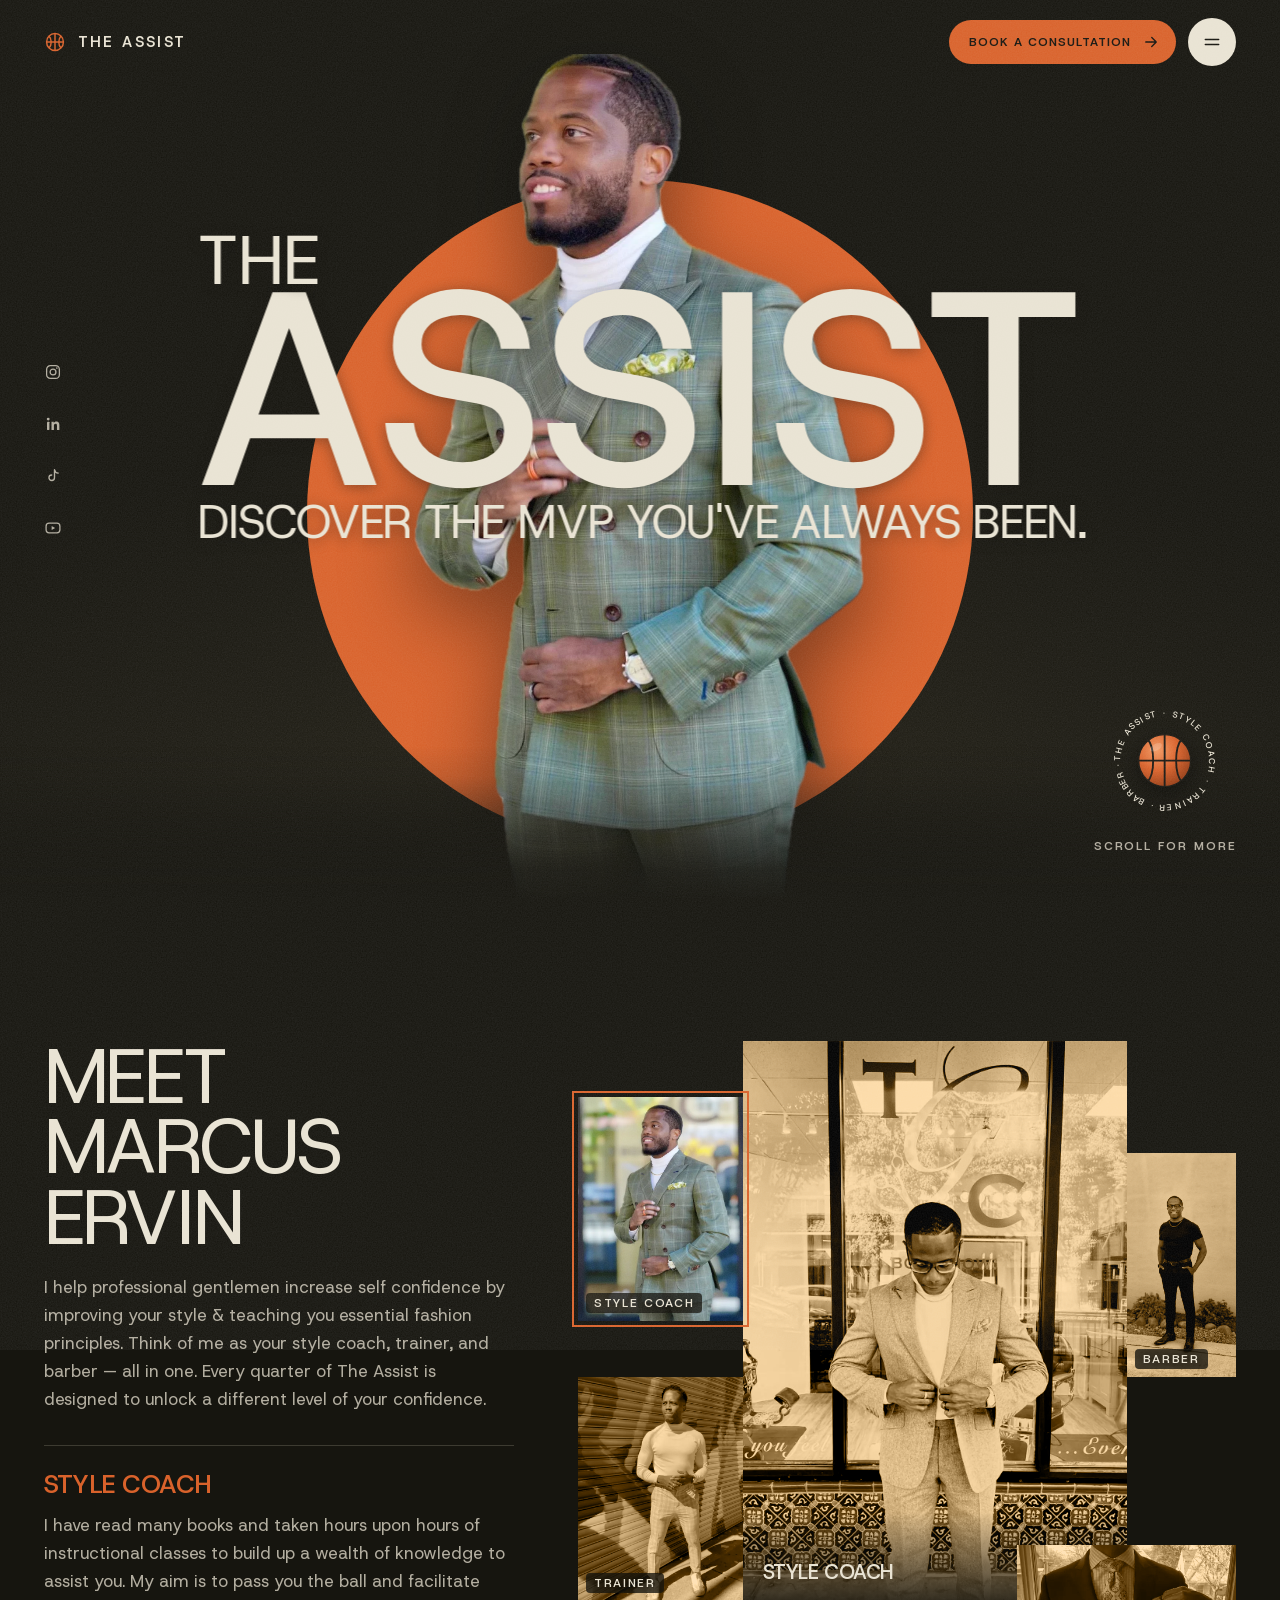
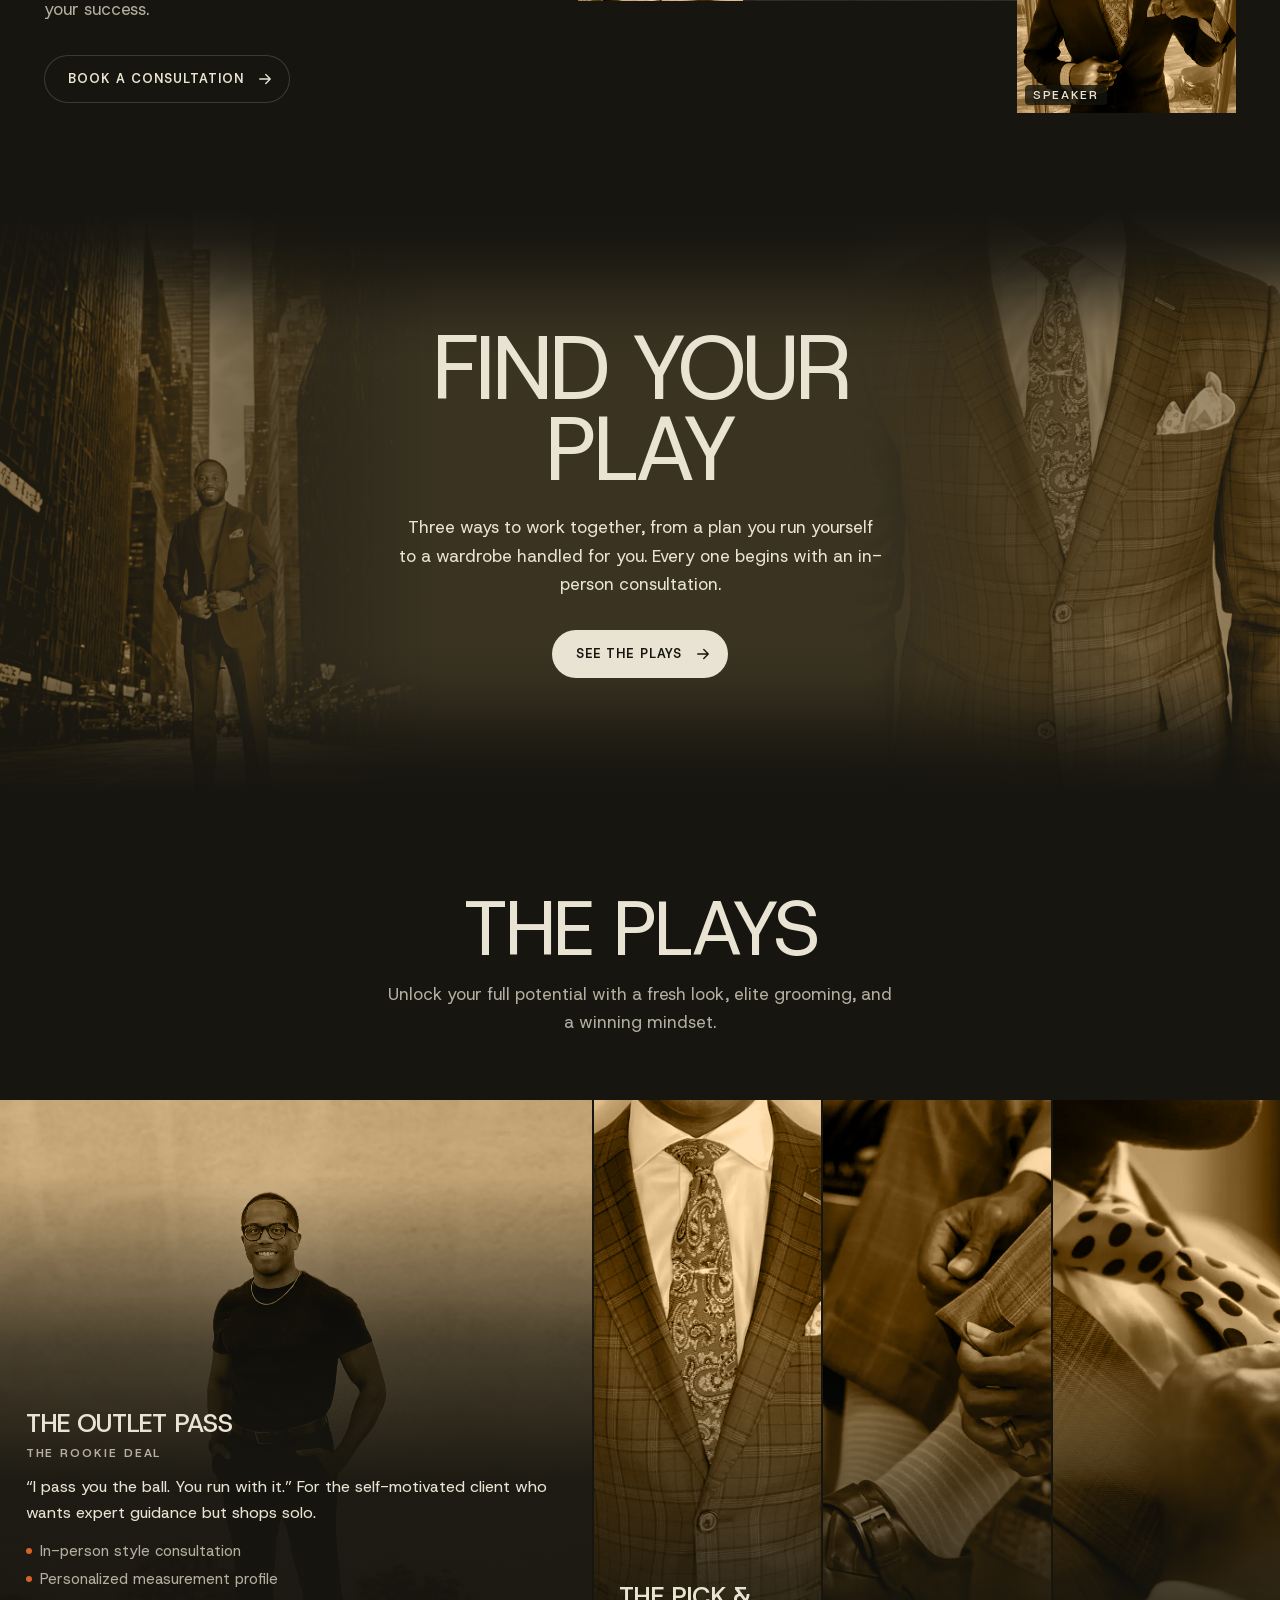
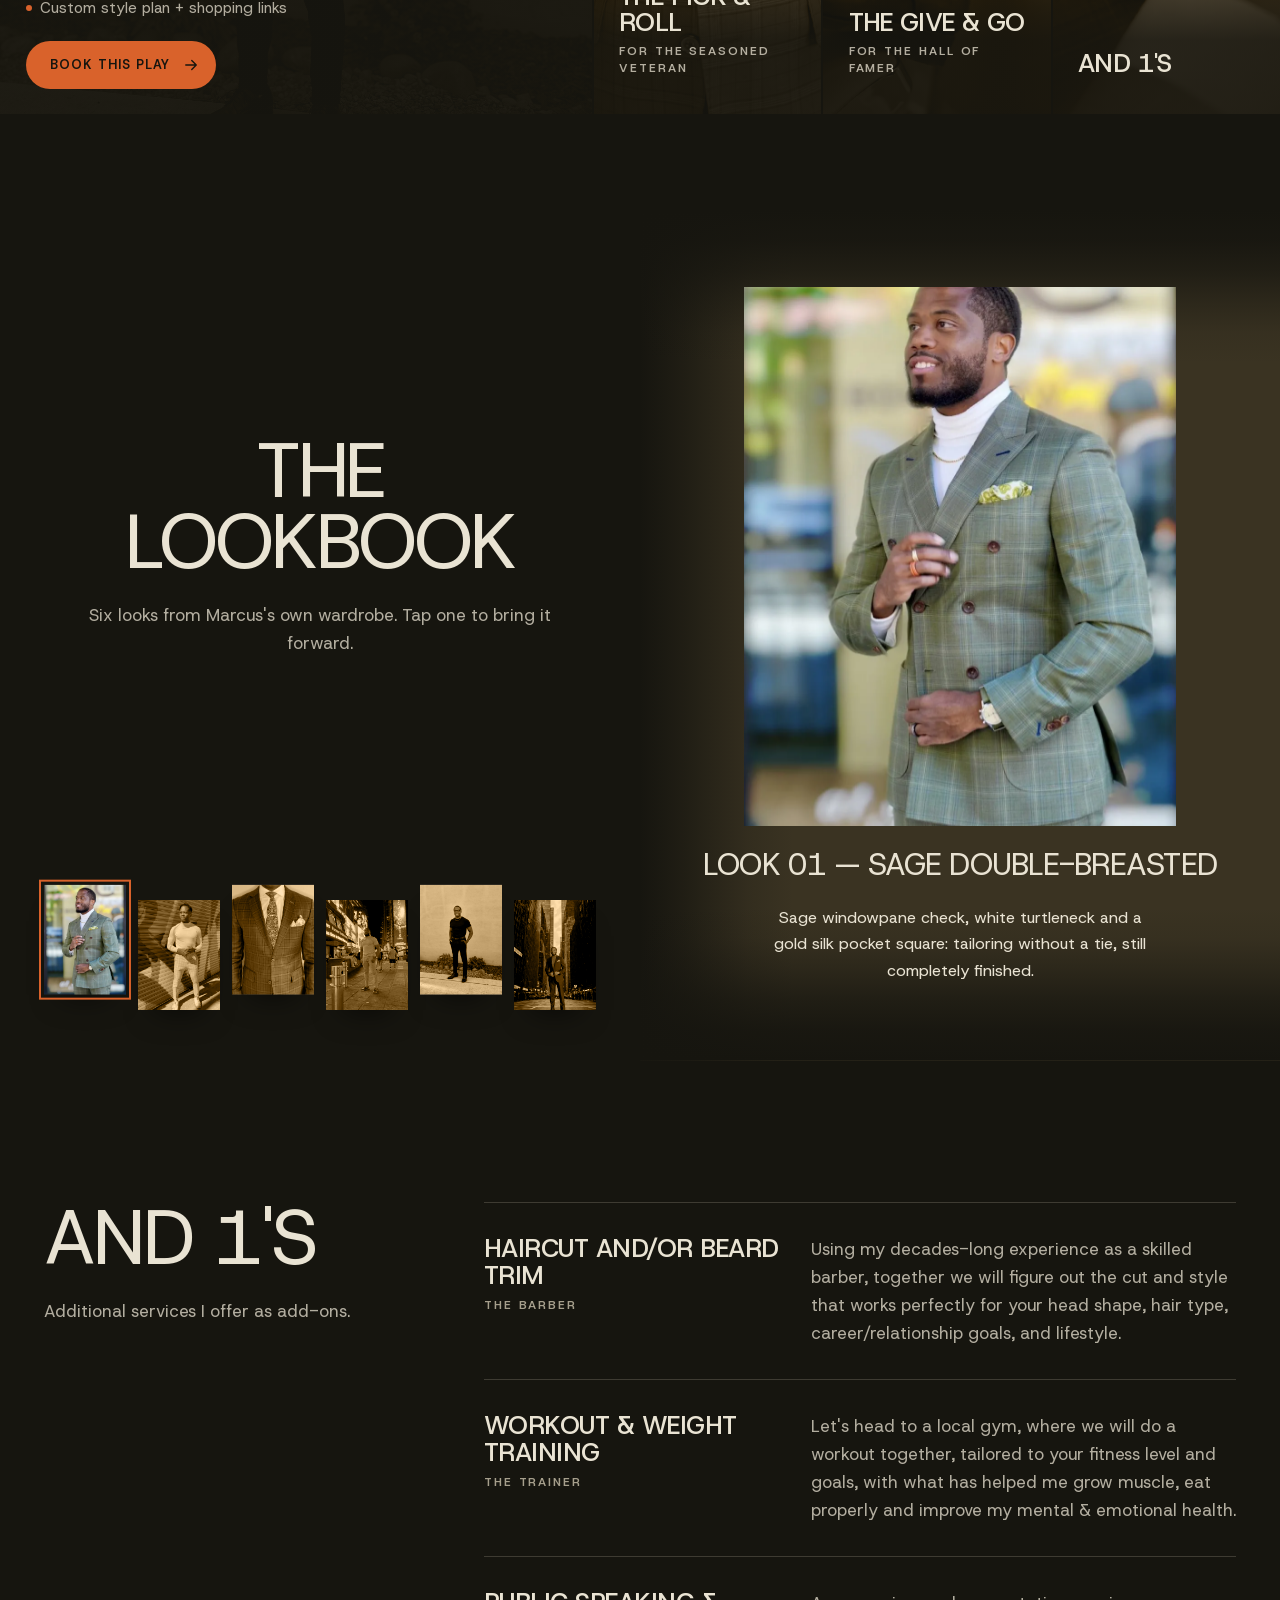
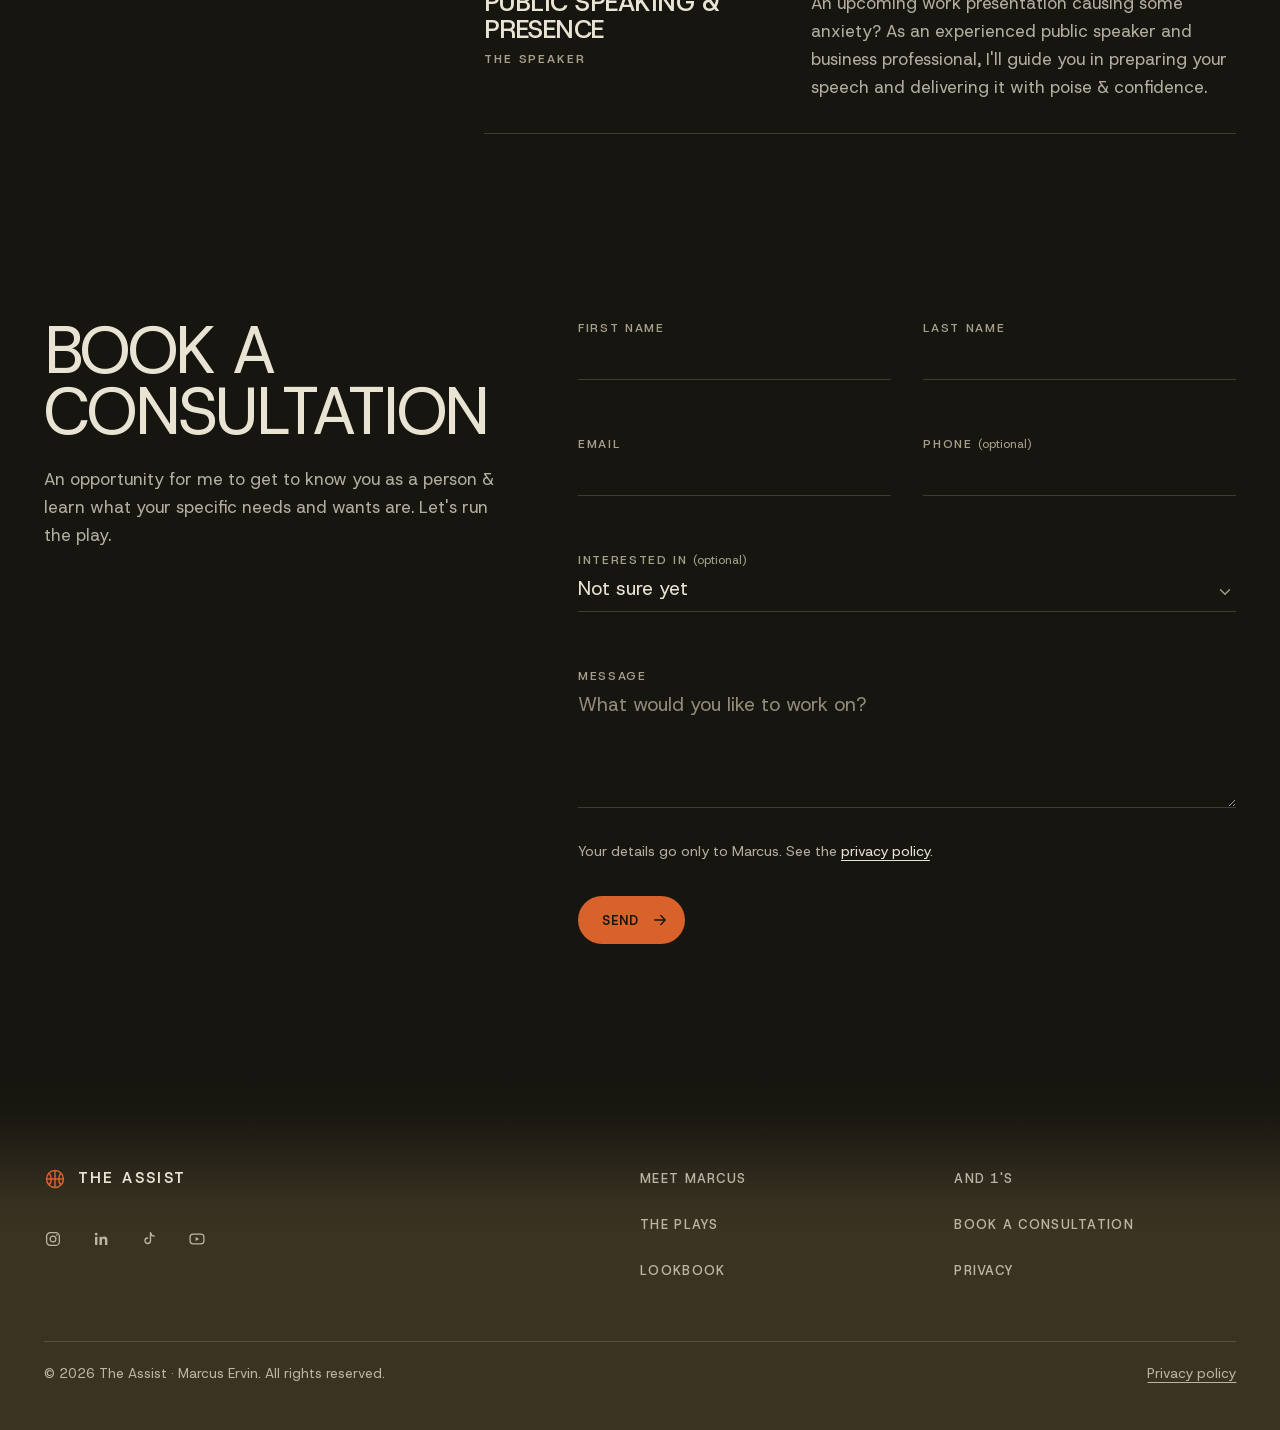
<file: index.html>
<!doctype html>
<html lang="en">
<head>
<meta charset="utf-8">
<meta name="viewport" content="width=device-width, initial-scale=1">
<title>The Assist — Personal Styling for Professional Men | Marcus Ervin</title>
<meta name="description" content="Marcus Ervin helps professional gentlemen increase self-confidence by improving their style and teaching essential fashion principles. Style coach, trainer and barber, all in one. Book a consultation.">
<link rel="canonical" href="https://getsumactright.github.io/the-assist/">
<meta name="theme-color" content="#16150f">
<meta property="og:type" content="website">
<meta property="og:site_name" content="The Assist">
<meta property="og:title" content="The Assist — Discover the MVP you've always been">
<meta property="og:description" content="Personal styling for professional men with Marcus Ervin: style coach, trainer and barber, all in one.">
<meta property="og:url" content="https://getsumactright.github.io/the-assist/">
<meta property="og:image" content="https://getsumactright.github.io/the-assist/assets/img/og.jpg">
<meta property="og:image:width" content="1200">
<meta property="og:image:height" content="630">
<meta property="og:image:alt" content="Marcus Ervin in a sage suit in front of the words THE ASSIST">
<meta name="twitter:card" content="summary_large_image">
<link rel="icon" href="favicon.svg" type="image/svg+xml">
<link rel="apple-touch-icon" href="apple-touch-icon.png">
<link rel="preload" href="assets/fonts/host-grotesk-latin.woff2" as="font" type="font/woff2" crossorigin>
<link rel="preload" href="assets/img/marcus-sage-cutout.webp" as="image" fetchpriority="high">
<link rel="stylesheet" href="assets/css/site.css">
<script type="application/ld+json">
{
  "@context": "https://schema.org",
  "@type": "ProfessionalService",
  "name": "The Assist",
  "description": "Personal styling and image consulting for professional men. Marcus Ervin helps professional gentlemen increase self-confidence by improving their style and teaching essential fashion principles.",
  "url": "https://getsumactright.github.io/the-assist/",
  "image": "https://getsumactright.github.io/the-assist/assets/img/og.jpg",
  "founder": {"@type": "Person", "name": "Marcus Ervin", "jobTitle": "Style coach, trainer and barber"},
  "sameAs": ["https://www.instagram.com/themarcuservin","https://www.linkedin.com/in/marcuservin/","https://www.tiktok.com/@themarcuservin","https://www.youtube.com/@TheMarcusErvin"],
  "hasOfferCatalog": {"@type": "OfferCatalog", "name": "Styling packages", "itemListElement": [
    {"@type": "Offer", "itemOffered": {"@type": "Service", "name": "The Outlet Pass", "description": "In-person style consultation, personalized measurement profile, custom style plan and shopping links."}},
    {"@type": "Offer", "itemOffered": {"@type": "Service", "name": "The Pick & Roll", "description": "In-person consultation, full measurement profile, bespoke color analysis, live shopping sessions and style education."}},
    {"@type": "Offer", "itemOffered": {"@type": "Service", "name": "The Give & Go", "description": "Full wardrobe plan curated and delivered, with alterations, fittings, lookbooks, dry cleaning, shoe care and multiple 1-on-1 sessions."}}
  ]}
}
</script>
</head>
<body>

<a class="skip" href="#main">Skip to content</a>

<svg width="0" height="0" style="position:absolute" aria-hidden="true">
  <symbol id="i-arrow" viewBox="0 0 24 24"><path d="M5 12h13M13 6l6 6-6 6" fill="none" stroke="currentColor" stroke-width="1.8" stroke-linecap="round" stroke-linejoin="round"/></symbol>
  <symbol id="i-left" viewBox="0 0 24 24"><path d="M19 12H6M11 6l-6 6 6 6" fill="none" stroke="currentColor" stroke-width="1.8" stroke-linecap="round" stroke-linejoin="round"/></symbol>
  <symbol id="i-ball" viewBox="0 0 24 24"><g fill="none" stroke="currentColor" stroke-width="1.6"><circle cx="12" cy="12" r="9.2"/><path d="M2.8 12h18.4M12 2.8v18.4M5.5 5.4c3.2 3.6 3.2 9.6 0 13.2M18.5 5.4c-3.2 3.6-3.2 9.6 0 13.2"/></g></symbol>
  <symbol id="i-ig" viewBox="0 0 24 24"><g fill="none" stroke="currentColor" stroke-width="1.7"><rect x="3.5" y="3.5" width="17" height="17" rx="5"/><circle cx="12" cy="12" r="3.9"/></g><circle cx="17.2" cy="6.8" r="1.1" fill="currentColor"/></symbol>
  <symbol id="i-in" viewBox="0 0 24 24"><g fill="currentColor"><rect x="4" y="9" width="3.2" height="11" rx=".6"/><circle cx="5.6" cy="5.4" r="1.9"/><path d="M10 9h3v1.6c.6-1 1.8-1.9 3.7-1.9 2.6 0 3.8 1.6 3.8 4.6V20h-3.2v-6c0-1.6-.6-2.5-1.9-2.5-1.4 0-2.2 1-2.2 2.6V20H10z"/></g></symbol>
  <symbol id="i-tt" viewBox="0 0 24 24"><path d="M14 3.5v10.8a3.7 3.7 0 1 1-3.7-3.7M14 3.5c.4 2.6 2.2 4.4 5 4.6" fill="none" stroke="currentColor" stroke-width="1.8" stroke-linecap="round" stroke-linejoin="round"/></symbol>
  <symbol id="i-yt" viewBox="0 0 24 24"><rect x="2.8" y="5.6" width="18.4" height="12.8" rx="4" fill="none" stroke="currentColor" stroke-width="1.7"/><path d="M10.2 9.4v5.2l4.6-2.6z" fill="currentColor"/></symbol>
  <symbol id="i-menu" viewBox="0 0 24 24"><path d="M4 9h16M4 15h16" fill="none" stroke="currentColor" stroke-width="1.8" stroke-linecap="round"/></symbol>
  <symbol id="i-x" viewBox="0 0 24 24"><path d="M6 6l12 12M18 6L6 18" fill="none" stroke="currentColor" stroke-width="1.8" stroke-linecap="round"/></symbol>
</svg>

<header class="top">
  <div class="wrap top__row">
    <a class="brand" href="#main"><svg aria-hidden="true"><use href="#i-ball"/></svg>The Assist</a>
    <div class="top__right">
      <a class="pill" href="#consultation">Book a consultation<svg aria-hidden="true"><use href="#i-arrow"/></svg></a>
      <button class="burger" type="button" data-nav-toggle aria-controls="menu" aria-expanded="false" aria-label="Open menu"><svg aria-hidden="true"><use href="#i-menu"/></svg></button>
    </div>
  </div>
</header>

<div class="menu" id="menu" role="dialog" aria-modal="true" aria-label="Menu" hidden>
  <button class="burger menu__close" type="button" data-menu-close aria-label="Close menu"><svg aria-hidden="true"><use href="#i-x"/></svg></button>
  <nav aria-label="Main">
    <a href="#meet">Meet Marcus</a>
    <a href="#plays">The plays</a>
    <a href="#lookbook">Lookbook</a>
    <a href="#and-ones">And 1's</a>
    <a href="#consultation">Book a consultation</a>
  </nav>
  <aside class="tone" aria-hidden="true"><img src="assets/img/city-800.webp" width="1200" height="1600" alt="" loading="lazy"></aside>
  <div class="menu__foot"><span class="label">Style coach · Trainer · Barber</span></div>
</div>

<main id="main">
  <section class="hero" aria-labelledby="hero-title">
    <div class="hero__stage">
      <div class="hero__disc" aria-hidden="true"></div>
      <h1 class="hero__type" id="hero-title" aria-label="The Assist: discover the MVP you've always been">
        <span class="t-b" aria-hidden="true">Assist<span class="t-a">The</span><span class="t-c">Discover the MVP you've always been.</span></span>
      </h1>
      <img class="hero__marcus" src="assets/img/marcus-sage-cutout.webp" decoding="async" width="744" height="1351" alt="Marcus Ervin in a sage double-breasted check suit and white turtleneck" fetchpriority="high">
      <ul class="hero__social" aria-label="Follow Marcus">
        <li><a href="https://www.instagram.com/themarcuservin" rel="noopener" target="_blank" aria-label="Instagram"><svg aria-hidden="true"><use href="#i-ig"/></svg></a></li>
        <li><a href="https://www.linkedin.com/in/marcuservin/" rel="noopener" target="_blank" aria-label="LinkedIn"><svg aria-hidden="true"><use href="#i-in"/></svg></a></li>
        <li><a href="https://www.tiktok.com/@themarcuservin" rel="noopener" target="_blank" aria-label="TikTok"><svg aria-hidden="true"><use href="#i-tt"/></svg></a></li>
        <li><a href="https://www.youtube.com/@TheMarcusErvin" rel="noopener" target="_blank" aria-label="YouTube"><svg aria-hidden="true"><use href="#i-yt"/></svg></a></li>
      </ul>
    </div>
    <a class="badge" href="#meet" aria-label="Scroll to meet Marcus">
      <span class="badge__ring" aria-hidden="true">
        <svg class="ring" viewBox="0 0 120 120"><defs><path id="ring" d="M60 60m-46 0a46 46 0 1 1 92 0a46 46 0 1 1-92 0"/></defs><text><textPath href="#ring" textLength="286" lengthAdjust="spacing">The Assist · Style coach · Trainer · Barber ·</textPath></text></svg>
        <span class="badge__core"><svg viewBox="0 0 100 100" focusable="false"><defs><radialGradient id="ball-shade" cx="36%" cy="30%" r="78%"><stop offset="0" stop-color="#f39a63"/><stop offset=".5" stop-color="#d9622b"/><stop offset="1" stop-color="#8f3a14"/></radialGradient><clipPath id="ball-clip"><circle cx="50" cy="50" r="47"/></clipPath></defs><circle cx="50" cy="50" r="47" fill="url(#ball-shade)"/><g clip-path="url(#ball-clip)"><g class="ball-seams" fill="none" stroke="#1c1a14" stroke-width="3.4" stroke-linecap="round"><path d="M-10 50h120M50 -10v120"/><path d="M18 10c15 15 15 65 0 80M82 10c-15 15-15 65 0 80"/></g></g><circle cx="50" cy="50" r="47" fill="none" stroke="#1c1a14" stroke-width="2.4"/><ellipse cx="34" cy="26" rx="12" ry="6" fill="#fff" opacity=".18" transform="rotate(-28 34 26)"/></svg></span>
      </span>
      <span class="label">Scroll for more</span>
    </a>
  </section>

  <section class="sec" id="meet" aria-labelledby="meet-title">
    <div class="wrap meet">
      <div class="meet__copy">
        <h2 class="h2" id="meet-title">Meet<br>Marcus Ervin</h2>
        <p class="lead">I help professional gentlemen increase self confidence by improving your style &amp; teaching you essential fashion principles. Think of me as your style coach, trainer, and barber — all in one. Every quarter of The Assist is designed to unlock a different level of your confidence.</p>
        <div class="meet__role" aria-live="polite">
          <strong data-role="name">Style coach</strong>
          <p data-role="text">I have read many books and taken hours upon hours of instructional classes to build up a wealth of knowledge to assist you. My aim is to pass you the ball and facilitate your success.</p>
        </div>
        <a class="pill pill--ghost" href="#consultation" style="align-self:flex-start">Book a consultation<svg aria-hidden="true"><use href="#i-arrow"/></svg></a>
      </div>
      <div class="collage">
        <figure class="collage__main tone" style="margin:0">
          <img data-role="img" src="assets/img/cream-bw-1600.webp" width="1440" height="1440" alt="Marcus Ervin in a cream jacket in front of a shop window" loading="lazy">
          <figcaption data-role="cap">Style coach</figcaption>
        </figure>
        <div class="collage__thumbs" role="group" aria-label="Marcus's roles">
          <button class="thumb th-1 tone" type="button" aria-pressed="true" data-role-i="0"><img src="assets/img/sage-800.webp" width="569" height="800" alt="" loading="lazy"><span>Style coach</span></button>
          <button class="thumb th-2 tone" type="button" aria-pressed="false" data-role-i="1"><img src="assets/img/yellow-wall-800.webp" width="576" height="800" alt="" loading="lazy"><span>Trainer</span></button>
          <button class="thumb th-3 tone" type="button" aria-pressed="false" data-role-i="2"><img src="assets/img/sky-wall-800.webp" width="600" height="800" alt="" loading="lazy"><span>Barber</span></button>
          <button class="thumb th-4 tone" type="button" aria-pressed="false" data-role-i="3"><img src="assets/img/black-suit-800.webp" width="800" height="581" alt="" loading="lazy" style="object-position:40% 30%"><span>Speaker</span></button>
        </div>
      </div>
    </div>
  </section>

  <section class="band" aria-labelledby="band-title">
    <div class="band__img band__img--l tone" aria-hidden="true"><img src="assets/img/city-1600.webp" width="1200" height="1600" alt="" loading="lazy"></div>
    <div class="band__img band__img--r tone" aria-hidden="true"><img src="assets/img/blue-check-1600.webp" width="1600" height="1325" alt="" loading="lazy"></div>
    <div class="wrap">
      <h2 id="band-title">Find your<br>play</h2>
      <p>Three ways to work together, from a plan you run yourself to a wardrobe handled for you. Every one begins with an in-person consultation.</p>
      <a class="pill pill--bone" href="#plays">See the plays<svg aria-hidden="true"><use href="#i-arrow"/></svg></a>
    </div>
  </section>

  <section class="sec" id="plays" aria-labelledby="plays-title">
    <div class="wrap plays__head">
      <h2 class="h2" id="plays-title">The plays</h2>
      <p class="lead">Unlock your full potential with a fresh look, elite grooming, and a winning mindset.</p>
    </div>
    <div class="panels" data-panels>
      <article class="panel tone is-open">
        <button class="panel-tab" type="button" aria-expanded="true" aria-controls="p1"><span class="sr" style="position:absolute;left:-9999px">Show The Outlet Pass</span></button>
        <img src="assets/img/sky-wall-1600.webp" width="1200" height="1600" alt="" loading="lazy" style="object-position:60% 30%">
        <div class="panel__body">
          <h3>The Outlet Pass</h3>
          <span class="label tier">The Rookie Deal</span>
          <div class="panel__more" id="p1"><div>
            <p>“I pass you the ball. You run with it.” For the self-motivated client who wants expert guidance but shops solo.</p>
            <ul><li>In-person style consultation</li><li>Personalized measurement profile</li><li>Custom style plan + shopping links</li></ul>
            <a class="pill" href="#consultation" data-play="The Outlet Pass">Book this play<svg aria-hidden="true"><use href="#i-arrow"/></svg></a>
          </div></div>
        </div>
      </article>
      <article class="panel tone">
        <button class="panel-tab" type="button" aria-expanded="false" aria-controls="p2"><span style="position:absolute;left:-9999px">Show The Pick &amp; Roll</span></button>
        <img src="assets/img/blue-check-1600.webp" width="1600" height="1325" alt="" loading="lazy" style="object-position:50% 40%">
        <div class="panel__body">
          <h3>The Pick &amp; Roll</h3>
          <span class="label tier">For the Seasoned Veteran</span>
          <div class="panel__more" id="p2"><div>
            <p>“We play together — step-by-step styling support.” Shopping sessions together, with style principles that last.</p>
            <ul><li>In-person consultation</li><li>Full measurement profile</li><li>Bespoke color analysis</li><li>Live shopping sessions + style education</li></ul>
            <a class="pill" href="#consultation" data-play="The Pick & Roll">Book this play<svg aria-hidden="true"><use href="#i-arrow"/></svg></a>
          </div></div>
        </div>
      </article>
      <article class="panel tone">
        <button class="panel-tab" type="button" aria-expanded="false" aria-controls="p3"><span style="position:absolute;left:-9999px">Show The Give &amp; Go</span></button>
        <img src="assets/img/shoe-shine-1600.webp" width="1600" height="1067" alt="" loading="lazy" style="object-position:40% 50%">
        <div class="panel__body">
          <h3>The Give &amp; Go</h3>
          <span class="label tier">For the Hall of Famer</span>
          <div class="panel__more" id="p3"><div>
            <p>“Hand it off — I'll handle everything.” Designed for professionals who value time and want a done-for-you experience.</p>
            <ul><li>Full wardrobe plan curated &amp; delivered</li><li>Alterations, fittings, dry cleaning, shoe care</li><li>Personal lookbook + multiple 1-on-1 sessions</li></ul>
            <a class="pill" href="#consultation" data-play="The Give & Go">Book this play<svg aria-hidden="true"><use href="#i-arrow"/></svg></a>
          </div></div>
        </div>
      </article>
      <article class="panel tone">
        <button class="panel-tab" type="button" aria-expanded="false" aria-controls="p4"><span style="position:absolute;left:-9999px">Show the And 1's</span></button>
        <img src="assets/img/tie-detail-1600.webp" width="1600" height="1067" alt="" loading="lazy" style="object-position:55% 50%">
        <div class="panel__body">
          <h3>And 1's</h3>
          <div class="panel__more" id="p4"><div>
            <p>Additional services I offer as add-ons to any play.</p>
            <ul><li>Haircut and/or beard trim</li><li>Workout &amp; weight training</li><li>Public speaking &amp; professional presence</li></ul>
            <a class="pill" href="#and-ones">See the add-ons<svg aria-hidden="true"><use href="#i-arrow"/></svg></a>
          </div></div>
        </div>
      </article>
    </div>
  </section>

  <section class="lookbook" id="lookbook" aria-labelledby="lb-title">
    <div class="lb__left">
      <h2 class="h2" id="lb-title">The<br>lookbook</h2>
      <p class="lead">Six looks from Marcus's own wardrobe. Tap one to bring it forward.</p>
      <ul class="lb__strip" aria-label="Choose a look">
        <li><button class="tone" type="button" aria-pressed="true" data-look="0" aria-label="Look 01, sage double-breasted"><img src="assets/img/sage-800.webp" width="569" height="800" alt="" loading="lazy"></button></li>
        <li><button class="tone" type="button" aria-pressed="false" data-look="1" aria-label="Look 02, yellow turtleneck"><img src="assets/img/yellow-wall-800.webp" width="576" height="800" alt="" loading="lazy"></button></li>
        <li><button class="tone" type="button" aria-pressed="false" data-look="2" aria-label="Look 03, blue windowpane suit"><img src="assets/img/blue-check-800.webp" width="800" height="663" alt="" loading="lazy"></button></li>
        <li><button class="tone" type="button" aria-pressed="false" data-look="3" aria-label="Look 04, after dark"><img src="assets/img/times-square-800.webp" width="600" height="800" alt="" loading="lazy"></button></li>
        <li><button class="tone" type="button" aria-pressed="false" data-look="4" aria-label="Look 05, all black"><img src="assets/img/sky-wall-800.webp" width="600" height="800" alt="" loading="lazy"></button></li>
        <li><button class="tone" type="button" aria-pressed="false" data-look="5" aria-label="Look 06, navy downtown"><img src="assets/img/city-800.webp" width="600" height="800" alt="" loading="lazy"></button></li>
      </ul>
    </div>
    <div class="lb__right" aria-live="polite">
      <figure class="lb__feature" style="margin:0"><img data-look-img src="assets/img/sage-1600.webp" width="1016" height="1429" alt="Marcus in a sage double-breasted check suit" loading="lazy"></figure>
      <h3 data-look-title>Look 01 — Sage double-breasted</h3>
      <p data-look-text>Sage windowpane check, white turtleneck and a gold silk pocket square: tailoring without a tie, still completely finished.</p>
    </div>
  </section>

  <section class="sec" id="and-ones" aria-labelledby="ones-title">
    <div class="wrap ones">
      <div>
        <h2 class="h2" id="ones-title">And 1's</h2>
        <p class="lead" style="margin-top:24px">Additional services I offer as add-ons.</p>
      </div>
      <ul>
        <li><h3>Haircut and/or beard trim<small class="label">The barber</small></h3><p>Using my decades-long experience as a skilled barber, together we will figure out the cut and style that works perfectly for your head shape, hair type, career/relationship goals, and lifestyle.</p></li>
        <li><h3>Workout &amp; weight training<small class="label">The trainer</small></h3><p>Let's head to a local gym, where we will do a workout together, tailored to your fitness level and goals, with what has helped me grow muscle, eat properly and improve my mental &amp; emotional health.</p></li>
        <li><h3>Public speaking &amp; presence<small class="label">The speaker</small></h3><p>An upcoming work presentation causing some anxiety? As an experienced public speaker and business professional, I'll guide you in preparing your speech and delivering it with poise &amp; confidence.</p></li>
      </ul>
    </div>
  </section>


  <section class="sec" id="consultation" aria-labelledby="book-title">
    <div class="wrap book">
      <div class="book__aside">
        <h2 class="h2" id="book-title">Book a<br>consultation</h2>
        <p class="lead">An opportunity for me to get to know you as a person &amp; learn what your specific needs and wants are. Let's run the play.</p>
      </div>
      <form class="form" action="https://api.web3forms.com/submit" method="POST" data-booking-form novalidate>
        <input type="hidden" name="access_key" value="YOUR_WEB3FORMS_ACCESS_KEY">
        <input type="hidden" name="subject" value="New consultation request from the website">
        <input type="hidden" name="from_name" value="The Assist website">
        <div class="hp" aria-hidden="true"><label for="f-hp">Leave this empty</label><input id="f-hp" type="checkbox" name="botcheck" tabindex="-1"></div>
        <div class="field"><label for="f-first">First name</label><input id="f-first" name="first_name" autocomplete="given-name" required></div>
        <div class="field"><label for="f-last">Last name</label><input id="f-last" name="last_name" autocomplete="family-name" required></div>
        <div class="field"><label for="f-email">Email</label><input id="f-email" name="email" type="email" autocomplete="email" required></div>
        <div class="field"><label for="f-phone">Phone <span class="opt">(optional)</span></label><input id="f-phone" name="phone" type="tel" autocomplete="tel"></div>
        <div class="field field--full"><label for="f-play">Interested in <span class="opt">(optional)</span></label>
          <select id="f-play" name="interested_in">
            <option value="Not sure yet">Not sure yet</option>
            <option>The Outlet Pass</option>
            <option>The Pick &amp; Roll</option>
            <option>The Give &amp; Go</option>
            <option>And 1's add-ons</option>
          </select>
        </div>
        <div class="field field--full"><label for="f-msg">Message</label><textarea id="f-msg" name="message" placeholder="What would you like to work on?"></textarea></div>
        <p class="form__note">Your details go only to Marcus. See the <a href="privacy.html">privacy policy</a>.</p>
        <div class="form__foot">
          <button class="pill" type="submit">Send<svg aria-hidden="true"><use href="#i-arrow"/></svg></button>
          <p class="status" role="status" aria-live="polite" data-form-status></p>
        </div>
      </form>
    </div>
  </section>
</main>

<footer>
  <div class="wrap">
    <div class="foot">
      <div>
        <a class="brand" href="#main"><svg aria-hidden="true"><use href="#i-ball"/></svg>The Assist</a>
        <ul class="soc" aria-label="Follow Marcus">
          <li><a href="https://www.instagram.com/themarcuservin" rel="noopener" target="_blank" aria-label="Instagram"><svg aria-hidden="true"><use href="#i-ig"/></svg></a></li>
          <li><a href="https://www.linkedin.com/in/marcuservin/" rel="noopener" target="_blank" aria-label="LinkedIn"><svg aria-hidden="true"><use href="#i-in"/></svg></a></li>
          <li><a href="https://www.tiktok.com/@themarcuservin" rel="noopener" target="_blank" aria-label="TikTok"><svg aria-hidden="true"><use href="#i-tt"/></svg></a></li>
          <li><a href="https://www.youtube.com/@TheMarcusErvin" rel="noopener" target="_blank" aria-label="YouTube"><svg aria-hidden="true"><use href="#i-yt"/></svg></a></li>
        </ul>
      </div>
      <ul aria-label="Explore"><li><a href="#meet">Meet Marcus</a></li><li><a href="#plays">The plays</a></li><li><a href="#lookbook">Lookbook</a></li></ul>
      <ul aria-label="Services"><li><a href="#and-ones">And 1's</a></li><li><a href="#consultation">Book a consultation</a></li><li><a href="privacy.html">Privacy</a></li></ul>
    </div>
    <p class="foot__note"><span>© <span data-year>2026</span> The Assist · Marcus Ervin. All rights reserved.</span><a href="privacy.html">Privacy policy</a></p>
  </div>
</footer>

<script src="assets/js/site.js" defer></script>
</body>
</html>
</file>
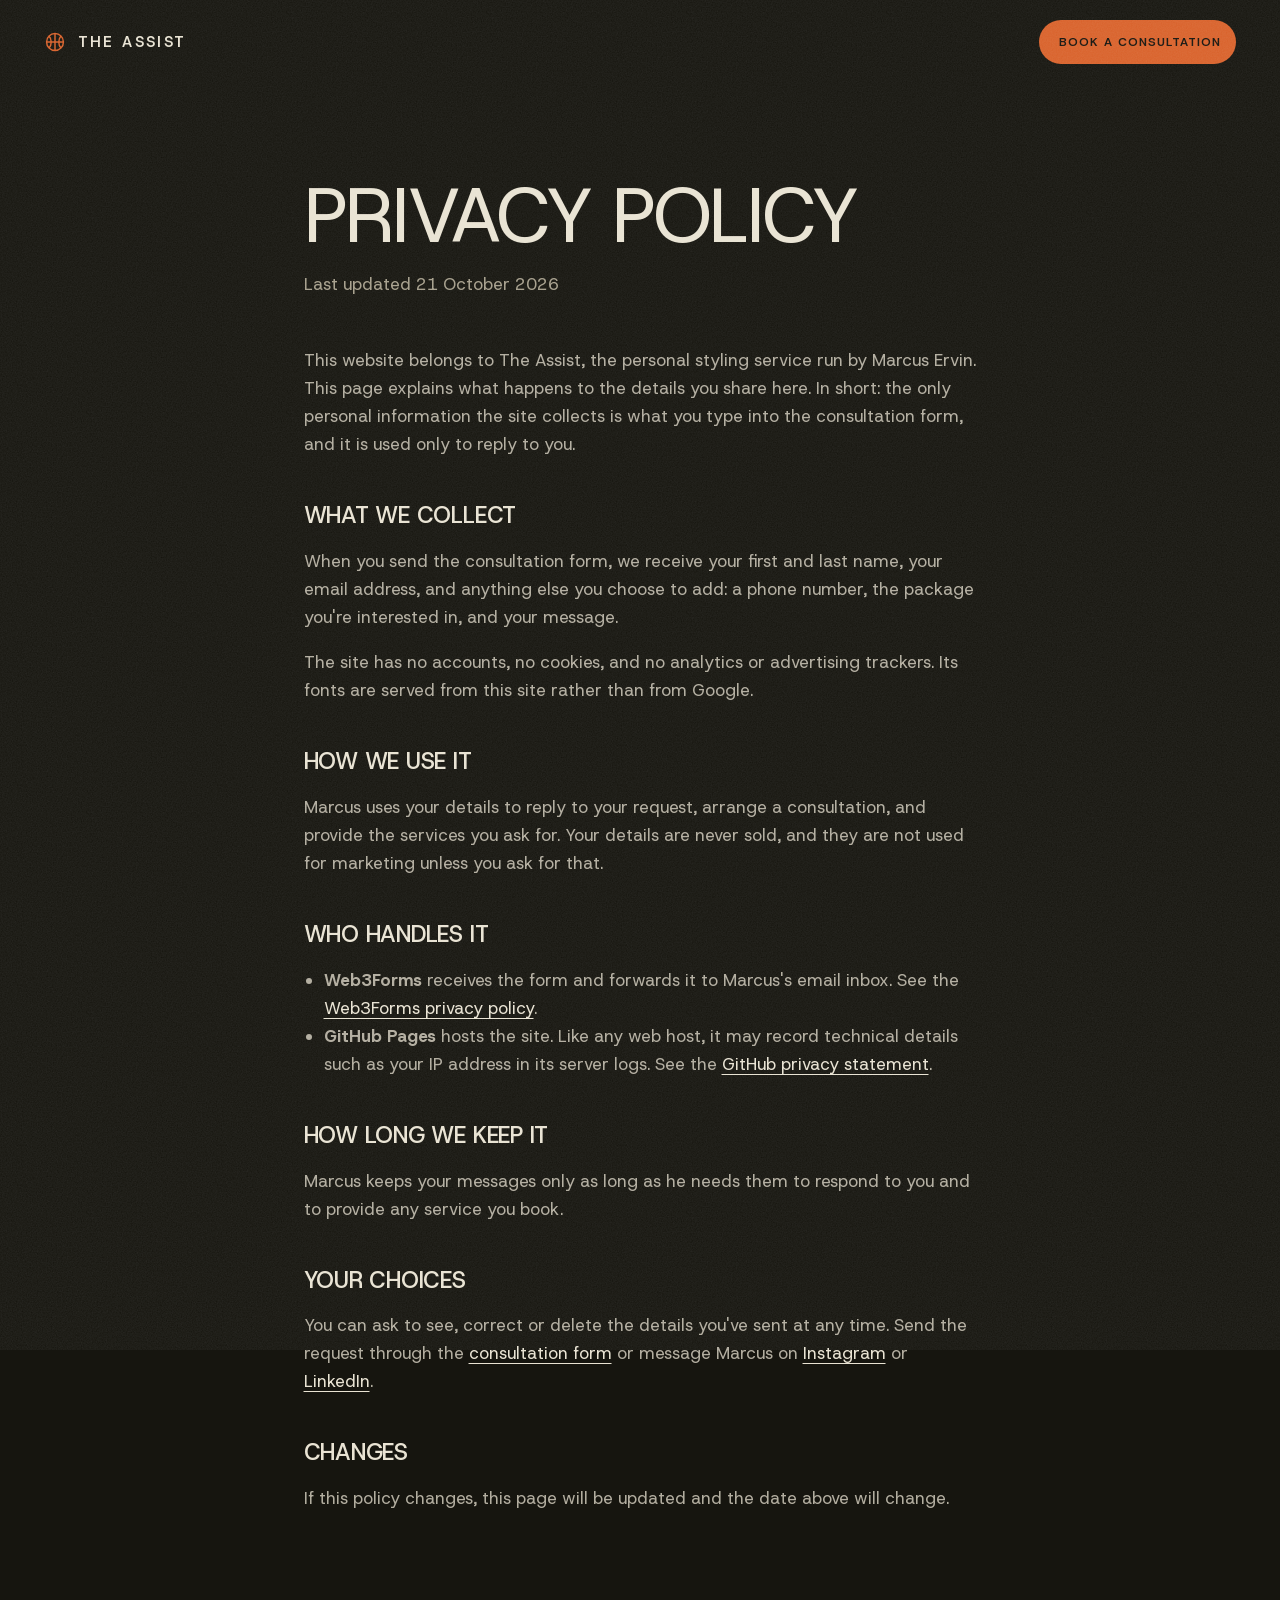
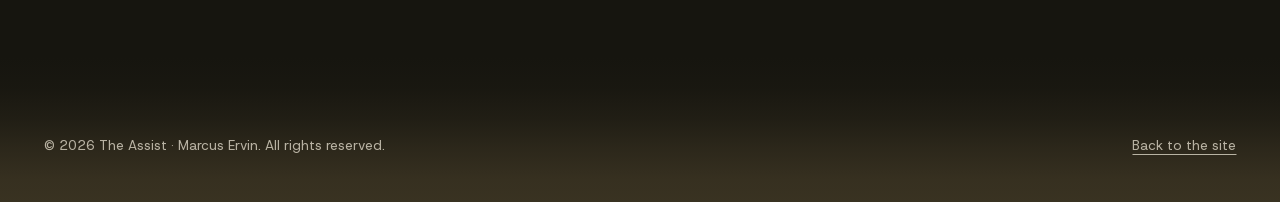
<file: privacy.html>
<!doctype html>
<html lang="en">
<head>
<meta charset="utf-8">
<meta name="viewport" content="width=device-width, initial-scale=1">
<title>Privacy policy — The Assist</title>
<meta name="description" content="How The Assist handles the details you send through the consultation form.">
<link rel="canonical" href="https://getsumactright.github.io/the-assist/privacy.html">
<meta name="theme-color" content="#16150f">
<link rel="icon" href="favicon.svg" type="image/svg+xml">
<link rel="apple-touch-icon" href="apple-touch-icon.png">
<link rel="preload" href="assets/fonts/host-grotesk-latin.woff2" as="font" type="font/woff2" crossorigin>
<link rel="stylesheet" href="assets/css/site.css">
<style>
.doc{max-width:760px;margin:0 auto;padding:clamp(120px,14vw,180px) var(--pad) clamp(80px,10vw,140px)}
.doc h1{font:400 clamp(44px,6vw,80px)/.95 var(--sans);letter-spacing:-.04em;text-transform:uppercase;margin:0 0 18px}
.doc .updated{color:var(--taupe);margin:0 0 48px}
.doc h2{font:500 clamp(20px,1.8vw,24px)/1.2 var(--sans);letter-spacing:-.01em;text-transform:uppercase;margin:44px 0 12px;color:var(--bone)}
.doc p,.doc li{color:var(--bone-dim);max-width:68ch}
.doc ul{padding-left:20px}
.doc a{color:var(--bone)}
.doc a:hover{color:var(--orange-hi)}
.top{position:absolute}
</style>
</head>
<body>
<a class="skip" href="#main">Skip to content</a>
<header class="top"><div class="wrap top__row"><a class="brand" href="./"><svg aria-hidden="true" viewBox="0 0 24 24"><g fill="none" stroke="currentColor" stroke-width="1.6"><circle cx="12" cy="12" r="9.2"/><path d="M2.8 12h18.4M12 2.8v18.4M5.5 5.4c3.2 3.6 3.2 9.6 0 13.2M18.5 5.4c-3.2 3.6-3.2 9.6 0 13.2"/></g></svg>The Assist</a><div class="top__right"><a class="pill" href="./#consultation">Book a consultation</a></div></div></header>
<main id="main" class="doc">
  <h1>Privacy policy</h1>
  <p class="updated">Last updated 21 October 2026</p>

  <p>This website belongs to The Assist, the personal styling service run by Marcus Ervin. This page explains what happens to the details you share here. In short: the only personal information the site collects is what you type into the consultation form, and it is used only to reply to you.</p>

  <h2>What we collect</h2>
  <p>When you send the consultation form, we receive your first and last name, your email address, and anything else you choose to add: a phone number, the package you're interested in, and your message.</p>
  <p>The site has no accounts, no cookies, and no analytics or advertising trackers. Its fonts are served from this site rather than from Google.</p>

  <h2>How we use it</h2>
  <p>Marcus uses your details to reply to your request, arrange a consultation, and provide the services you ask for. Your details are never sold, and they are not used for marketing unless you ask for that.</p>

  <h2>Who handles it</h2>
  <ul>
    <li><strong>Web3Forms</strong> receives the form and forwards it to Marcus's email inbox. See the <a href="https://web3forms.com/privacy" rel="noopener" target="_blank">Web3Forms privacy policy</a>.</li>
    <li><strong>GitHub Pages</strong> hosts the site. Like any web host, it may record technical details such as your IP address in its server logs. See the <a href="https://docs.github.com/en/site-policy/privacy-policies/github-general-privacy-statement" rel="noopener" target="_blank">GitHub privacy statement</a>.</li>
  </ul>

  <h2>How long we keep it</h2>
  <p>Marcus keeps your messages only as long as he needs them to respond to you and to provide any service you book.</p>

  <h2>Your choices</h2>
  <p>You can ask to see, correct or delete the details you've sent at any time. Send the request through the <a href="./#consultation">consultation form</a> or message Marcus on <a href="https://www.instagram.com/themarcuservin" rel="noopener" target="_blank">Instagram</a> or <a href="https://www.linkedin.com/in/marcuservin/" rel="noopener" target="_blank">LinkedIn</a>.</p>

  <h2>Changes</h2>
  <p>If this policy changes, this page will be updated and the date above will change.</p>
</main>
<footer><div class="wrap"><p class="foot__note" style="margin-top:0;border-top:0;padding-top:0"><span>© <span data-year>2026</span> The Assist · Marcus Ervin. All rights reserved.</span><a href="./">Back to the site</a></p></div></footer>
<script>document.querySelectorAll('[data-year]').forEach((el)=>{el.textContent=new Date().getFullYear()});</script>
</body>
</html>
</file>
<file: assets/css/site.css>
/* The Assist — site styles. Palette and type follow demo 10 (The Upgrade). */
@font-face{font-family:'Host Grotesk';font-style:normal;font-weight:300 800;font-display:swap;src:url(../fonts/host-grotesk-latin.woff2) format('woff2');unicode-range:U+0000-00FF,U+0131,U+0152-0153,U+02BB-02BC,U+02C6,U+02DA,U+02DC,U+0304,U+0308,U+0329,U+2000-206F,U+20AC,U+2122,U+2191,U+2193,U+2212,U+2215,U+FEFF,U+FFFD}
:root{
  --night:#16150f; --umber:#1f1d16; --umber-2:#2a271d; --band:#3a3322; --band-2:#4a412c;
  --bone:#e9e3d3; --bone-dim:rgba(233,227,211,.74); --taupe:#a69f8c; --rule:rgba(166,159,140,.28);
  --orange:#d9622b; --orange-hi:#ec7a43;
  --sans:'Host Grotesk',system-ui,-apple-system,'Segoe UI',sans-serif; --mono:var(--sans);
  --pad:clamp(16px,3.4vw,48px); --max:1440px;
  /* sections never switch colour on a hard line: each coloured ground eases in from night and back out over --fade */
  --fade:clamp(96px,12vw,200px);
  --from-night:linear-gradient(var(--night),rgba(22,21,15,.92) 20%,rgba(22,21,15,.7) 40%,rgba(22,21,15,.38) 60%,rgba(22,21,15,.1) 80%,rgba(22,21,15,0));
  --to-night:linear-gradient(rgba(22,21,15,0),rgba(22,21,15,.1) 20%,rgba(22,21,15,.38) 40%,rgba(22,21,15,.7) 60%,rgba(22,21,15,.92) 80%,var(--night));
  /* spacing runs on a 4px scale: 4 8 12 16 20 24 32 40 48 56 64 96, plus the fluid section and gutter clamps */
  --ease:cubic-bezier(.16,1,.3,1);
}
*,*::before,*::after{box-sizing:border-box}
html{scroll-behavior:smooth;scroll-padding-top:20px;scrollbar-color:var(--band-2) var(--night)}
@media (prefers-reduced-motion:reduce){html{scroll-behavior:auto}}
body{margin:0;background:var(--night);color:var(--bone);font:400 17px/1.65 var(--sans);-webkit-font-smoothing:antialiased;overflow-x:hidden;caret-color:var(--orange)}
::selection{background:var(--orange);color:var(--night)}
::-webkit-scrollbar{width:10px}::-webkit-scrollbar-track{background:var(--night)}::-webkit-scrollbar-thumb{background:var(--band-2);border-radius:10px;border:2px solid var(--night)}
img{display:block;max-width:100%;height:auto}
a{color:inherit;text-underline-offset:4px}
:focus-visible{outline:2px solid var(--orange);outline-offset:4px;border-radius:6px}
.wrap{max-width:var(--max);margin:0 auto;padding:0 var(--pad)}
.skip{position:absolute;left:-999px;top:8px;background:var(--orange);color:var(--night);padding:12px 16px;z-index:200;border-radius:99px}
.skip:focus{left:8px}
/* film grain over everything */
body::after{content:"";position:fixed;inset:-50%;pointer-events:none;z-index:150;opacity:.09;background-image:url("data:image/svg+xml,%3Csvg xmlns='http://www.w3.org/2000/svg' width='200' height='200'%3E%3Cfilter id='n'%3E%3CfeTurbulence type='fractalNoise' baseFrequency='.8' numOctaves='3' stitchTiles='stitch'/%3E%3CfeColorMatrix values='0 0 0 0 1 0 0 0 0 1 0 0 0 0 1 0 0 0 .9 0'/%3E%3C/filter%3E%3Crect width='100%25' height='100%25' filter='url(%23n)'/%3E%3C/svg%3E");animation:grain 1.2s steps(3) infinite}
@keyframes grain{0%{transform:translate(0,0)}33%{transform:translate(-3%,2%)}66%{transform:translate(2%,-3%)}100%{transform:translate(0,0)}}
@media (prefers-reduced-motion:reduce){body::after{animation:none}}

.pill{display:inline-flex;align-items:center;gap:12px;min-height:48px;padding:12px 16px 12px 24px;border-radius:999px;background:var(--orange);color:var(--night);font:600 13px/1 var(--sans);letter-spacing:.08em;text-transform:uppercase;text-decoration:none;border:0;cursor:pointer;transition:background .3s var(--ease),gap .3s var(--ease)}
.pill svg{width:18px;height:18px;flex:none;transition:transform .3s var(--ease)}
.pill:hover{background:var(--orange-hi);gap:16px}
.pill:hover svg{transform:translateX(2px)}
.pill--bone{background:var(--bone)}
.pill--bone:hover{background:#fff}
.pill--ghost{background:transparent;color:var(--bone);box-shadow:inset 0 0 0 1px var(--rule)}
.pill--ghost:hover{background:rgba(233,227,211,.08)}
.label{font:600 12px/1.4 var(--mono);letter-spacing:.16em;text-transform:uppercase;color:var(--taupe)}
/* warm duotone: grayscale photo + khaki colour layer; blooms to full colour on interaction */
.tone{position:relative;isolation:isolate;overflow:hidden}
.tone img{filter:grayscale(1) contrast(1.1) brightness(.9);transition:filter .9s var(--ease),transform 1.2s var(--ease)}
.tone::before{content:"";position:absolute;inset:0;z-index:1;pointer-events:none;background:#a07f4c;mix-blend-mode:color;transition:opacity .9s var(--ease)}
.tone:hover::before,.tone:focus-visible::before,.tone:focus-within::before,.tone[aria-pressed="true"]::before,.tone.in-view::before{opacity:0}
.tone:hover img,.tone:focus-visible img,.tone:focus-within img,.tone[aria-pressed="true"] img,.tone.in-view img{filter:none}

/* header */
.top{position:absolute;inset:0 0 auto;z-index:40}
.top__row{display:flex;align-items:center;gap:16px;min-height:84px}
.brand{display:inline-flex;align-items:center;gap:12px;min-height:44px;text-decoration:none;font:600 15px/1 var(--sans);letter-spacing:.16em;text-transform:uppercase}
.brand svg{width:22px;height:22px;color:var(--orange)}
.top__right{margin-left:auto;display:flex;align-items:center;gap:12px}
.top .pill{min-height:44px;padding:12px 16px 12px 20px;font-size:12px}
.burger{width:48px;height:48px;border-radius:50%;border:0;background:var(--bone);color:var(--night);display:grid;place-items:center;cursor:pointer;transition:transform .4s var(--ease),background .3s}
.burger:hover{transform:rotate(90deg);background:#fff}
.burger svg{width:20px;height:20px}
.menu{position:fixed;inset:0;z-index:120;background:var(--umber);display:grid;grid-template-columns:minmax(0,7fr) minmax(0,5fr);clip-path:circle(0% at calc(100% - 64px) 42px);transition:clip-path .7s var(--ease);visibility:hidden}
.menu[data-open="true"]{clip-path:circle(150% at calc(100% - 64px) 42px);visibility:visible}
@media (prefers-reduced-motion:reduce){.menu{transition:none}}
.menu nav{display:flex;flex-direction:column;justify-content:center;gap:4px;padding:0 var(--pad)}
.menu nav a{font:400 clamp(40px,6vw,88px)/1.02 var(--sans);letter-spacing:-.035em;text-transform:uppercase;text-decoration:none;width:max-content;max-width:100%;transition:color .25s,padding .35s var(--ease)}
.menu nav a:hover,.menu nav a:focus-visible{color:var(--orange);padding-left:16px}
.menu aside{position:relative;overflow:hidden}
.menu aside img{width:100%;height:100%;object-fit:cover;object-position:50% 20%}
.menu__close{position:absolute;top:18px;right:var(--pad);z-index:2}
.menu__foot{position:absolute;left:var(--pad);bottom:32px;display:flex;gap:24px;flex-wrap:wrap}

/* hero */
.hero{position:relative;height:100svh;min-height:640px;max-height:1100px;overflow:hidden;background:var(--to-night) bottom/100% var(--fade) no-repeat,radial-gradient(120% 90% at 50% 100%,#262318 0%,var(--night) 60%)}
.hero__disc{position:absolute;left:50%;bottom:6%;width:min(54vw,74svh);aspect-ratio:1;border-radius:50%;background:var(--orange);transform:translateX(-50%);z-index:1}
/* one headline layer, in front of Marcus, so every letter is the same solid bone; a soft night shadow lifts it off the light suit */
.hero__type{position:absolute;inset:0;z-index:4;text-shadow:0 2px 14px rgba(22,21,15,.4);margin:0;pointer-events:none;text-transform:uppercase;font-weight:500;letter-spacing:-.045em;color:var(--bone)}
.hero__type span{position:absolute;display:block;white-space:nowrap;line-height:.8}
/* THE and the promise ride inside ASSIST: THE sits just above the A, and the promise is sized to span the word edge to edge at any width */
.t-a{left:.02em;bottom:96%;font-size:.25em;font-weight:400}
.t-b{left:50%;top:31%;transform:translateX(-50%);font-size:clamp(84px,21.5vw,380px)}
.t-c{left:.02em;top:102%;font-size:.17em;font-weight:400;letter-spacing:-.03em}
.hero__stage::after{content:"";position:absolute;left:0;right:0;bottom:0;height:var(--fade);z-index:4;pointer-events:none;background:var(--to-night)}
.hero__marcus{position:absolute;left:50%;bottom:0;height:min(94%,1000px);width:auto;max-width:none;transform:translateX(-50%);z-index:3;filter:drop-shadow(0 30px 40px rgba(0,0,0,.45))}
.hero__social{position:absolute;left:var(--pad);top:50%;transform:translateY(-50%);z-index:5;display:flex;flex-direction:column;gap:8px;list-style:none;margin:0 0 0 -13px;padding:0}
.hero__social a,.soc a{display:grid;place-items:center;width:44px;height:44px;border-radius:50%;color:var(--bone-dim);transition:color .2s,background .2s}
.hero__social a:hover,.soc a:hover{color:var(--night);background:var(--orange)}
.hero__social svg,.soc svg{width:18px;height:18px}
.badge{position:absolute;right:var(--pad);bottom:clamp(32px,5svh,56px);z-index:5;display:flex;flex-direction:column;align-items:center;gap:16px;text-decoration:none}
.badge__ring{position:relative;width:clamp(112px,9vw,150px);aspect-ratio:1}
.badge__ring svg.ring{width:100%;height:100%;animation:spin 22s linear infinite}
.badge__ring svg.ring text{font:500 9px var(--mono);letter-spacing:.08em;fill:var(--bone);text-transform:uppercase}
.badge__core{position:absolute;inset:26%;border-radius:50%;display:block;filter:drop-shadow(0 6px 10px rgba(0,0,0,.45));transition:transform .6s var(--ease)}
.badge:hover .badge__core{transform:scale(1.08)}
.badge__core svg{display:block;width:100%;height:100%}
/* the ball spins on its own axis, counter to the ring; light and shadow stay put */
.ball-seams{transform-box:view-box;transform-origin:50px 50px;animation:spin 7s linear infinite reverse}
.badge:hover .ball-seams{animation-duration:2.4s}
.badge span.label{color:var(--bone-dim)}
@keyframes spin{to{transform:rotate(360deg)}}
@media (prefers-reduced-motion:reduce){.badge__ring svg.ring,.ball-seams{animation:none}}

/* hero entrance (content visible without JS) */
.js .hero__marcus{animation:rise 1.5s var(--ease) both .15s, bloom 2.2s ease-out both .25s}
.js .hero__disc{animation:disc 1.4s var(--ease) both}
.js .hero__type span{animation:lift 1.1s var(--ease) both}
.js .hero__type .t-b{animation-name:liftC}
.js .t-a{animation-delay:.35s!important}.js .t-c{animation-delay:.55s!important}
@keyframes rise{from{transform:translate(-50%,6%);opacity:0}to{transform:translate(-50%,0);opacity:1}}
@keyframes bloom{from{filter:grayscale(1) sepia(.5) brightness(.6) drop-shadow(0 30px 40px rgba(0,0,0,.45))}to{filter:grayscale(0) sepia(0) brightness(1) drop-shadow(0 30px 40px rgba(0,0,0,.45))}}
@keyframes disc{from{transform:translateX(-50%) scale(.6);opacity:0}to{transform:translateX(-50%) scale(1);opacity:1}}
@keyframes lift{from{transform:translateY(40%);opacity:0}to{transform:none;opacity:1}}
@keyframes liftC{from{transform:translate(-50%,24%);opacity:0}to{transform:translateX(-50%);opacity:1}}
@media (prefers-reduced-motion:reduce){.js .hero__marcus,.js .hero__disc,.js .hero__type span{animation:none}}

/* section rhythm: full space between sections on the same ground, less where the ground changes colour (the edge already separates them) */
.sec{--sec-y:clamp(80px,11vw,168px);--sec-edge:clamp(64px,7.5vw,112px);padding:var(--sec-y) 0}
#meet,#plays,#consultation{padding-bottom:var(--sec-edge)}
#plays{padding-top:var(--sec-edge)}
#and-ones{padding-bottom:clamp(40px,3.5vw,48px)}
.h2{font:400 clamp(48px,6vw,96px)/.92 var(--sans);letter-spacing:-.04em;text-transform:uppercase;margin:0}
.lead{font-size:clamp(17px,1.3vw,20px);color:var(--bone-dim);max-width:46ch;margin:0}

/* meet marcus: interactive collage */
.meet{display:grid;grid-template-columns:minmax(0,5fr) minmax(0,7fr);gap:clamp(32px,5vw,80px);align-items:start}
.meet__copy{position:sticky;top:48px;display:flex;flex-direction:column;gap:32px}
.meet__copy .lead{margin-top:-12px}
.meet__role{display:flex;flex-direction:column;gap:12px;min-height:9.5em;border-top:1px solid var(--rule);padding-top:24px}
.meet__role strong{font:500 26px/1.1 var(--sans);letter-spacing:-.02em;text-transform:uppercase;color:var(--orange)}
.meet__role p{margin:0;color:var(--bone-dim);max-width:44ch}
.collage{position:relative;display:grid;grid-template-columns:repeat(12,minmax(0,1fr));grid-template-rows:repeat(12,minmax(0,1fr));aspect-ratio:1/1.02}
.collage__main{grid-column:4/11;grid-row:1/11;position:relative;overflow:hidden;background:var(--umber)}
.collage__main img{width:100%;height:100%;object-fit:cover;transition:opacity .5s ease,transform 1.2s var(--ease),filter .8s var(--ease)}
.collage__main img.swap{opacity:0;transform:scale(1.04)}
.collage__main figcaption{z-index:2;position:absolute;left:0;right:0;bottom:0;padding:48px 20px 16px;background:linear-gradient(transparent,rgba(22,21,15,.85));font:500 clamp(18px,1.6vw,24px)/1.2 var(--sans);letter-spacing:-.02em;text-transform:uppercase}
.thumb{position:relative;border:0;padding:0;background:var(--umber);cursor:pointer;overflow:hidden;color:var(--bone)}
.thumb img{width:100%;height:100%;object-fit:cover}
.thumb span{z-index:2;position:absolute;left:8px;bottom:8px;padding:4px 8px;border-radius:4px;background:rgba(22,21,15,.78);font:500 12px/1 var(--mono);letter-spacing:.14em;text-transform:uppercase;text-shadow:0 1px 8px rgba(0,0,0,.7)}
.thumb[aria-pressed="true"]{outline:2px solid var(--orange);outline-offset:4px}
.thumb[aria-pressed="true"] span{color:var(--bone)}
.th-1{grid-column:1/4;grid-row:2/6}
.th-2{grid-column:1/4;grid-row:7/11}
.th-3{grid-column:11/13;grid-row:3/7}
.th-4{grid-column:9/13;grid-row:10/13;z-index:2}

/* find your play band */
.band{position:relative;background:var(--band);overflow:hidden;min-height:clamp(380px,46vw,620px);display:grid;place-items:center;text-align:center;isolation:isolate}
.band::before,.band::after{content:"";position:absolute;left:0;right:0;height:var(--fade);pointer-events:none}
.band::before{top:0;background:var(--from-night)}
.band::after{bottom:0;background:var(--to-night)}
.band .wrap{position:relative;z-index:1}
.band__img{position:absolute;top:0;bottom:0;width:34%;z-index:-1}
.band__img{opacity:.5}
.band__img img{width:100%;height:100%;object-fit:cover}
.band__img--l{left:0;-webkit-mask-image:linear-gradient(90deg,#000 30%,transparent);mask-image:linear-gradient(90deg,#000 30%,transparent)}
.band__img--r{right:0;-webkit-mask-image:linear-gradient(270deg,#000 30%,transparent);mask-image:linear-gradient(270deg,#000 30%,transparent)}
.band h2{font:400 clamp(52px,7vw,104px)/.9 var(--sans);letter-spacing:-.045em;text-transform:uppercase;margin:0 0 24px}
.band p{margin:0 auto 32px;max-width:44ch;color:var(--bone)}

/* plays: expanding panels */
.plays__head{text-align:center;display:flex;flex-direction:column;align-items:center;gap:16px;margin-bottom:clamp(40px,5vw,64px)}
.panels{display:flex;height:clamp(480px,48vw,680px);gap:2px}
.panel{position:relative;flex:1 1 0;min-width:0;overflow:hidden;background:var(--umber);transition:flex-grow .8s var(--ease);outline-offset:-2px;cursor:default}
.panel img{position:absolute;inset:0;width:100%;height:100%;object-fit:cover}
.panel::after{content:"";position:absolute;inset:0;z-index:1;background:linear-gradient(180deg,rgba(22,21,15,0) 35%,rgba(22,21,15,.92) 88%);transition:opacity .6s}
.panel__body{position:absolute;left:0;right:0;bottom:0;z-index:2;padding:clamp(16px,2vw,32px);display:flex;flex-direction:column;gap:12px}
.panel h3{margin:0;font:500 clamp(22px,2vw,32px)/1 var(--sans);letter-spacing:-.025em;text-transform:uppercase}
.panel .tier{color:var(--bone-dim);margin-top:-4px}
.panel__more{display:grid;grid-template-rows:0fr;transition:grid-template-rows .7s var(--ease)}
.panel__more > div{overflow:hidden;display:flex;flex-direction:column;gap:12px}
.panel__more p{margin:0;font-size:16px;color:var(--bone)}
.panel__more ul{margin:0;padding:0;list-style:none;display:grid;gap:4px;font-size:15px;color:var(--bone-dim)}
.panel__more li::before{content:"";display:inline-block;width:6px;height:6px;border-radius:50%;background:var(--orange);margin-right:8px;transform:translateY(-2px)}
.panel__more .pill{align-self:flex-start;margin-top:8px}
.panel.is-open{flex-grow:2.6}
.panel.is-open::after{background:linear-gradient(180deg,rgba(22,21,15,.08) 12%,rgba(22,21,15,.72) 40%,rgba(22,21,15,.96) 62%)}
.panel.is-open img{transform:scale(1.03)}
.panel.is-open .panel__more{grid-template-rows:1fr}
.panel-tab{all:unset;position:absolute;inset:0;z-index:3;cursor:pointer}
.panel.is-open .panel-tab{pointer-events:none}
.panel-tab:focus-visible{outline:2px solid var(--orange);outline-offset:-4px}

/* lookbook */
.lookbook{display:grid;grid-template-columns:minmax(0,1fr) minmax(0,1fr);min-height:clamp(640px,62vw,900px)}
.lb__left{background:var(--night);position:relative;display:flex;flex-direction:column;justify-content:center;align-items:center;text-align:center;gap:24px;padding:clamp(48px,6vw,96px) var(--pad) clamp(220px,20vw,300px);overflow:hidden}
.lb__strip{position:absolute;left:var(--pad);right:var(--pad);bottom:clamp(32px,4vw,56px);display:flex;align-items:flex-end;gap:12px;list-style:none;margin:0;padding:0}
.lb__strip li{flex:1;min-width:0}
.lb__strip li:nth-child(odd){transform:translateY(-14%)}
.lb__strip button{all:unset;display:block;cursor:pointer;width:100%;aspect-ratio:3/4;overflow:hidden;background:var(--umber);transition:transform .5s var(--ease);box-shadow:0 18px 30px -18px rgba(0,0,0,.7)}
.lb__strip button.tone{position:relative;isolation:isolate}
.lb__strip button img{width:100%;height:100%;object-fit:cover}
.lb__strip button:hover,.lb__strip button:focus-visible{transform:translateY(-10px)}
.lb__strip button:focus-visible{outline:2px solid var(--orange);outline-offset:3px}
.lb__strip button[aria-pressed="true"]{outline:2px solid var(--orange);outline-offset:3px}
.lb__right{background:var(--from-night) top/100% var(--fade) no-repeat,var(--to-night) bottom/100% var(--fade) no-repeat,linear-gradient(90deg,var(--night),rgba(22,21,15,.7) 30%,rgba(22,21,15,.2) 70%,rgba(22,21,15,0)) left/var(--fade) 100% no-repeat,var(--band);display:flex;flex-direction:column;justify-content:center;align-items:center;gap:24px;padding:clamp(48px,6vw,96px) var(--pad);text-align:center}
.lb__feature{width:min(78%,440px);aspect-ratio:4/5;overflow:hidden;background:var(--umber)}
.lb__feature img{width:100%;height:100%;object-fit:cover;transform:scale(1.07);transition:opacity .45s ease}
.lb__feature img.swap{opacity:0}
.lb__right h3{margin:0;font:400 clamp(26px,2.4vw,38px)/1 var(--sans);letter-spacing:-.03em;text-transform:uppercase}
.lb__right p{margin:0;max-width:40ch;color:var(--bone);font-size:16px}

/* add-ons */
.ones{display:grid;grid-template-columns:minmax(0,4fr) minmax(0,8fr);gap:clamp(32px,5vw,80px);align-items:start}
.ones ul{list-style:none;margin:0;padding:0;border-top:1px solid var(--rule)}
.ones li{display:grid;grid-template-columns:minmax(0,5fr) minmax(0,7fr);gap:24px;padding:32px 0;border-bottom:1px solid var(--rule)}
.ones h3{margin:0;font:500 clamp(22px,2vw,30px)/1.05 var(--sans);letter-spacing:-.02em;text-transform:uppercase}
.ones li p{margin:0;color:var(--bone-dim)}
.ones li h3 small{display:block;margin-top:8px}

[hidden]{display:none!important}

/* consultation */
.book{display:grid;grid-template-columns:minmax(0,5fr) minmax(0,7fr);gap:clamp(32px,5vw,96px);align-items:start}
.book__aside{position:relative;display:flex;flex-direction:column;gap:24px;container-type:inline-size}
/* the heading scales with its column so "CONSULTATION" never runs into the form */
#book-title{font-size:min(14cqi,96px)}
.book{align-items:stretch}
form.form{display:grid;grid-template-columns:1fr 1fr;gap:56px 32px}
.field{display:flex;flex-direction:column;gap:4px}
.field--full{grid-column:1/-1}
.field label{font:500 12px var(--mono);letter-spacing:.14em;text-transform:uppercase;color:var(--taupe)}
.field input,.field textarea{font:400 19px/1.4 var(--sans);color:var(--bone);background:transparent;border:0;border-bottom:1px solid var(--rule);border-radius:0;padding:4px 0 8px;min-height:40px;transition:border-color .25s}
.field textarea{min-height:120px;resize:vertical}
.field input:focus,.field textarea:focus{outline:none;border-color:var(--orange)}
.field [aria-invalid="true"]{border-color:#ff8f6b}
.form__foot{grid-column:1/-1;margin-top:-24px;display:flex;flex-wrap:wrap;align-items:center;justify-content:space-between;gap:16px}
.field select{font:400 19px/1.4 var(--sans);color:var(--bone);background:transparent;border:0;border-bottom:1px solid var(--rule);border-radius:0;padding:4px 32px 8px 0;min-height:40px;appearance:none;background-image:url("data:image/svg+xml,%3Csvg xmlns='http://www.w3.org/2000/svg' viewBox='0 0 24 24'%3E%3Cpath d='M6 9l6 6 6-6' fill='none' stroke='%23a69f8c' stroke-width='1.8' stroke-linecap='round' stroke-linejoin='round'/%3E%3C/svg%3E");background-repeat:no-repeat;background-position:right 2px center;background-size:18px;cursor:pointer}
.field select:focus{outline:none;border-color:var(--orange)}
.field select option{background:var(--umber);color:var(--bone)}
.field .opt{text-transform:none;letter-spacing:0;font-weight:400;color:var(--taupe)}
.field input::placeholder,.field textarea::placeholder{color:rgba(166,159,140,.85)}
.hp{position:absolute!important;left:-10000px;width:1px;height:1px;overflow:hidden}
.form__note{grid-column:1/-1;margin:-24px 0 0;font-size:14px;color:var(--bone-dim)}
.form__note a{color:var(--bone)}
.status{flex-basis:100%;margin:0;min-height:1.5em;font-size:16px;color:var(--bone-dim)}
.status[data-state="sending"]{color:var(--bone)}
.status[data-state="ok"]{color:#c9e3a3}
.status[data-state="error"]{color:#ffb39a}
.status a{color:var(--bone)}
.pill[disabled]{opacity:.6;cursor:progress}
.visually-hidden{position:absolute!important;width:1px;height:1px;padding:0;margin:-1px;overflow:hidden;clip:rect(0 0 0 0);white-space:nowrap;border:0}
.foot__note a{color:var(--bone-dim);display:inline-flex;align-items:center;min-height:44px;margin:-12px 0}
.foot__note a:hover{color:var(--orange-hi)}

/* footer */
footer{background:var(--from-night) top/100% var(--fade) no-repeat,var(--band);padding:clamp(48px,6vw,80px) 0 32px}
.foot{display:grid;grid-template-columns:minmax(0,6fr) repeat(2,minmax(0,3fr));gap:32px}
.foot ul{list-style:none;margin:0;padding:0;display:grid;gap:2px;align-content:start}
.foot ul a{display:inline-flex;align-items:center;min-height:44px;text-decoration:none;font:500 13px var(--sans);letter-spacing:.1em;text-transform:uppercase;color:var(--bone-dim)}
.foot ul a:hover{color:var(--orange-hi)}
.foot .soc{display:flex;gap:4px;list-style:none;margin:16px 0 0 -13px;padding:0}
.foot .soc a{display:grid;place-items:center;width:44px;height:44px;min-height:0;border-radius:50%}
.foot__note{display:flex;flex-wrap:wrap;justify-content:space-between;gap:12px;margin-top:48px;padding-top:20px;border-top:1px solid var(--rule);font-size:13.5px;color:var(--bone-dim)}


/* responsive */
@media (max-width:1024px){
  .meet,.ones,.book{grid-template-columns:minmax(0,1fr)}
  .book{row-gap:64px}
  .meet__copy{position:static}
  .lookbook{grid-template-columns:minmax(0,1fr)}
  .lb__right{background:var(--from-night) top/100% var(--fade) no-repeat,var(--to-night) bottom/100% var(--fade) no-repeat,var(--band)}
  .lb__left{padding-bottom:clamp(48px,6vw,96px)}
  .lb__strip{position:static;align-self:stretch;margin-top:24px}
  /* stacked heroes: the glow lives in the stage so its fade lands on plain night, with no seam above the button row */
  .hero{background:var(--night)}
  .hero__stage{background:radial-gradient(120% 90% at 50% 100%,#262318 0%,var(--night) 60%)}
  .menu{grid-template-columns:1fr}
  .menu aside{display:none}
}
/* tablet: Marcus fills the width, so the intro and badge move out from over his suit to a row below him */
@media (min-width:761px) and (max-width:1024px){
  .hero{height:auto;min-height:0;max-height:none;display:flex;align-items:center;justify-content:space-between;flex-wrap:wrap;gap:32px;padding-bottom:40px}
  .hero__stage{position:relative;flex:0 0 100%;height:clamp(600px,calc(100svh - 220px),940px)}
  .badge{position:static;margin-left:auto;padding:0 var(--pad) 0 0}
}
@media (max-width:760px){
  .top .pill{display:none}
  .hero{height:auto;min-height:0;max-height:none;padding-top:84px;display:flex;flex-direction:column}
  .hero__stage{position:relative;height:min(118vw,620px)}
  .hero__disc{width:86vw;bottom:4%}
  .t-a{font-size:.4em}
  .t-b{top:33%;font-size:19vw}
  /* on phones the promise stays readable, so it runs wider than ASSIST, centred under it */
  .t-c{left:50%;translate:-50% 0;font-size:.242em}
  .hero__marcus{height:86%}
  .hero__social{display:none}
  .badge{position:static;flex-direction:row;padding:8px var(--pad) 32px;justify-content:flex-start}
  .badge__ring{width:96px}
  .panels{height:auto;flex-direction:column;gap:2px}
  .panel{flex:none;height:auto;min-height:0}
  .panel img{position:relative;height:300px}
  .panel::after{top:auto;height:300px}
  .panel__body{position:relative;background:var(--umber)}
  .panel__more{grid-template-rows:1fr}
  .panel-tab{display:none}
  /* phones: no large preview; four bigger thumbnails with the role text right under them, so a tap and its description share one screen */
  .meet{display:flex;flex-direction:column;gap:24px}
  .meet__copy{display:contents}
  .meet__copy .lead{margin-top:0}
  .collage{order:1;aspect-ratio:auto;display:block}
  .collage__main{display:none}
  .collage__thumbs{display:grid;grid-template-columns:repeat(2,1fr);gap:12px}
  .thumb{aspect-ratio:4/5;grid-column:auto;grid-row:auto}
  .thumb[aria-pressed="true"]{outline-offset:3px}
  .th-4{z-index:auto}
  .meet__role{order:2;min-height:11em;padding-top:20px}
  .meet__copy > .pill{order:3}
  .ones li{grid-template-columns:1fr;gap:12px}
  form.form{grid-template-columns:1fr}
  .foot{grid-template-columns:1fr 1fr}
  .foot > div:first-child{grid-column:1/-1}
  .lb__strip{gap:8px}
  .lb__strip li{margin:0}
  .lb__strip li:nth-child(odd){transform:none}
}
.collage__thumbs{display:contents}
@media (max-width:760px){.collage__thumbs{display:grid}}
</file>
